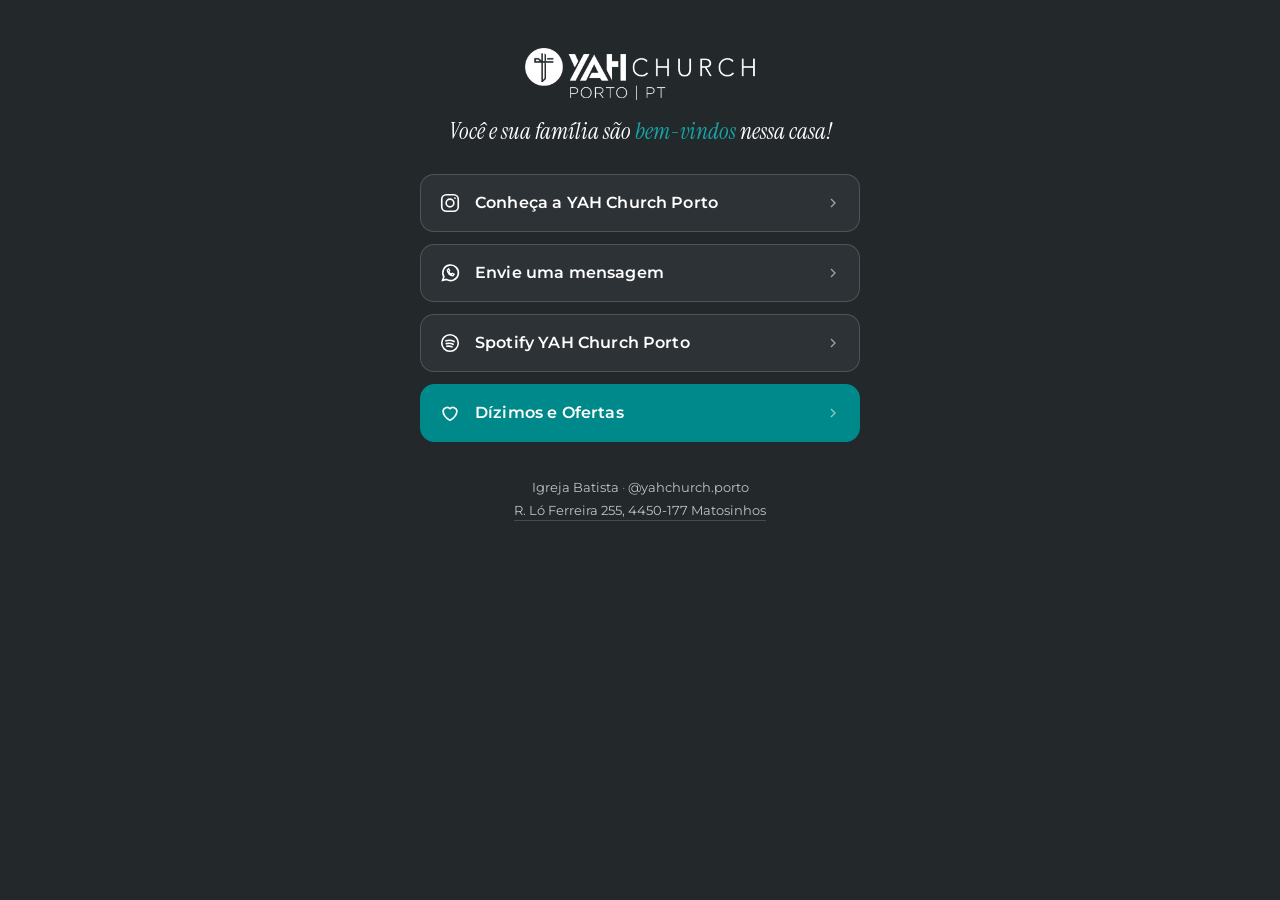
<file: index.html>
<!doctype html>
<html lang="pt">
<head>
<meta charset="utf-8">
<meta name="viewport" content="width=device-width, initial-scale=1, viewport-fit=cover">
<title>YAH Church Porto</title>
<meta name="description" content="Você e sua família são bem-vindos nessa casa! Links da YAH Church Porto, Igreja Batista em Matosinhos.">
<meta name="theme-color" content="#23282B">
<meta property="og:title" content="YAH Church Porto">
<meta property="og:description" content="Você e sua família são bem-vindos nessa casa!">
<meta property="og:image" content="assets/apple-touch-icon.png">
<link rel="icon" type="image/png" href="assets/favicon.png">
<link rel="apple-touch-icon" href="assets/apple-touch-icon.png">
<link rel="preconnect" href="https://fonts.googleapis.com">
<link rel="preconnect" href="https://fonts.gstatic.com" crossorigin>
<link rel="stylesheet" href="https://fonts.googleapis.com/css2?family=Anton&family=Instrument+Serif:ital@1&family=Montserrat:wght@400;600&display=swap">
<link rel="stylesheet" href="assets/style.css">
</head>
<body>
<main>
  <header class="marca">
    <img src="assets/logo-yahchurch-porto.png" alt="YAH Church Porto" width="760" height="172">
    <p class="frase">Você e sua família são <em>bem-vindos</em> nessa casa!</p>
  </header>

  <ul class="links">
    <li><a class="botao" href="https://www.instagram.com/yahchurch.porto" target="_blank" rel="noopener">
      <svg viewBox="0 0 24 24" fill="none" stroke="currentColor" stroke-width="1.8" aria-hidden="true"><rect x="3" y="3" width="18" height="18" rx="5"/><circle cx="12" cy="12" r="4.2"/><circle cx="17.4" cy="6.6" r="1" fill="currentColor" stroke="none"/></svg>
      <span>Conheça a YAH Church Porto</span>
      <svg class="seta" viewBox="0 0 24 24" fill="none" stroke="currentColor" stroke-width="2" aria-hidden="true"><path d="M9 6l6 6-6 6"/></svg></a></li>
    <li><a class="botao" href="https://wa.me/5511947267376" target="_blank" rel="noopener">
      <svg viewBox="0 0 24 24" fill="none" stroke="currentColor" stroke-width="1.8" aria-hidden="true"><path d="M4 20l1.3-3.9A8.5 8.5 0 1 1 8.1 19z"/><path d="M9 8.8c0 3.3 2.9 6.2 6.2 6.2l1.3-1.6-2-1-1 .9a5 5 0 0 1-2.8-2.8l.9-1-1-2z" stroke-width="1.4"/></svg>
      <span>Envie uma mensagem</span>
      <svg class="seta" viewBox="0 0 24 24" fill="none" stroke="currentColor" stroke-width="2" aria-hidden="true"><path d="M9 6l6 6-6 6"/></svg></a></li>
    <li><a class="botao" href="https://open.spotify.com/playlist/5patLK4xz95Yas0Xgdzvvn" target="_blank" rel="noopener">
      <svg viewBox="0 0 24 24" fill="none" stroke="currentColor" stroke-width="1.8" stroke-linecap="round" aria-hidden="true"><circle cx="12" cy="12" r="9"/><path d="M7.5 9.6c3-1 6.4-.7 9 .8M8 12.7c2.5-.7 5.2-.5 7.4.7M8.6 15.6c2-.5 3.9-.3 5.6.6"/></svg>
      <span>Spotify YAH Church Porto</span>
      <svg class="seta" viewBox="0 0 24 24" fill="none" stroke="currentColor" stroke-width="2" aria-hidden="true"><path d="M9 6l6 6-6 6"/></svg></a></li>
    <li><a class="botao destaque" href="ofertas/">
      <svg viewBox="0 0 24 24" fill="none" stroke="currentColor" stroke-width="1.8" stroke-linejoin="round" aria-hidden="true"><path d="M12 20s-7.5-4.6-7.5-10A4.3 4.3 0 0 1 12 7.4 4.3 4.3 0 0 1 19.5 10c0 5.4-7.5 10-7.5 10z"/></svg>
      <span>Dízimos e Ofertas</span>
      <svg class="seta" viewBox="0 0 24 24" fill="none" stroke="currentColor" stroke-width="2" aria-hidden="true"><path d="M9 6l6 6-6 6"/></svg></a></li>
  </ul>

  <footer>
    <span>Igreja Batista <span class="sep">·</span> @yahchurch.porto</span>
    <a href="https://www.google.com/maps/search/?api=1&query=R.+L%C3%B3+Ferreira+255%2C+4450-177+Matosinhos" target="_blank" rel="noopener">R. Ló Ferreira 255, 4450-177 Matosinhos</a>
  </footer>
</main>
</body>
</html>
</file>
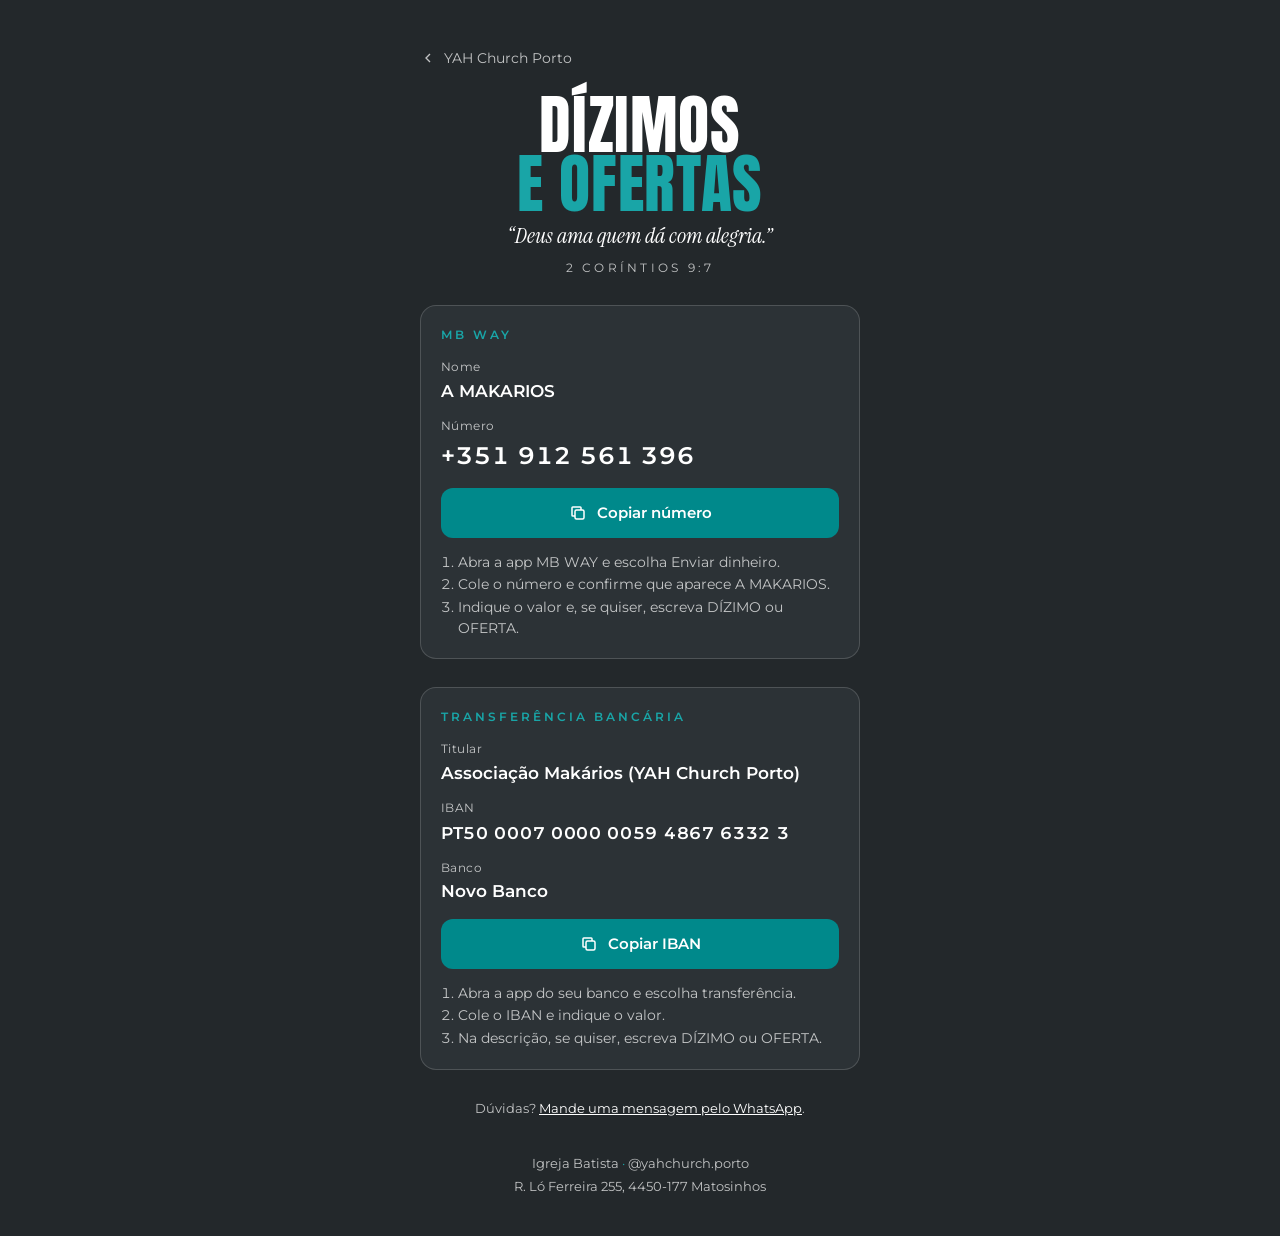
<file: ofertas/index.html>
<!doctype html>
<html lang="pt">
<head>
<meta charset="utf-8">
<meta name="viewport" content="width=device-width, initial-scale=1, viewport-fit=cover">
<title>Dízimos e Ofertas · YAH Church Porto</title>
<meta name="description" content="Contribua com a YAH Church Porto por MB WAY ou transferência bancária.">
<meta name="theme-color" content="#23282B">
<meta property="og:title" content="Dízimos e Ofertas · YAH Church Porto">
<meta property="og:description" content="Deus ama quem dá com alegria. (2 Coríntios 9:7)">
<link rel="icon" type="image/png" href="../assets/favicon.png">
<link rel="apple-touch-icon" href="../assets/apple-touch-icon.png">
<link rel="preconnect" href="https://fonts.googleapis.com">
<link rel="preconnect" href="https://fonts.gstatic.com" crossorigin>
<link rel="stylesheet" href="https://fonts.googleapis.com/css2?family=Anton&family=Instrument+Serif:ital@1&family=Montserrat:wght@400;600&display=swap">
<link rel="stylesheet" href="../assets/style.css">
</head>
<body>
<main>
  <a class="voltar" href="../"><svg viewBox="0 0 24 24" fill="none" stroke="currentColor" stroke-width="2" aria-hidden="true"><path d="M15 6l-6 6 6 6"/></svg>YAH Church Porto</a>

  <header class="titulo">
    <h1>Dízimos<br><b>e Ofertas</b></h1>
    <p class="frase">“Deus ama quem dá com alegria.”</p>
    <span class="ref">2 Coríntios 9:7</span>
  </header>

  <section class="cartao" aria-labelledby="t-mbway">
    <h2 id="t-mbway">MB WAY</h2>
    <div class="dado"><small>Nome</small><strong>A MAKARIOS</strong></div>
    <div class="dado"><small>Número</small><strong class="grande">+351 912 561 396</strong></div>
    <button class="copiar" type="button" data-copiar="912561396">
      <svg viewBox="0 0 24 24" fill="none" stroke="currentColor" stroke-width="2" aria-hidden="true"><rect x="8" y="8" width="12" height="12" rx="2"/><path d="M16 8V5a1 1 0 0 0-1-1H5a1 1 0 0 0-1 1v10a1 1 0 0 0 1 1h3"/></svg>
      <span>Copiar número</span>
    </button>
    <ol class="passos">
      <li>Abra a app MB WAY e escolha Enviar dinheiro.</li>
      <li>Cole o número e confirme que aparece A MAKARIOS.</li>
      <li>Indique o valor e, se quiser, escreva DÍZIMO ou OFERTA.</li>
    </ol>
  </section>

  <section class="cartao" aria-labelledby="t-transf">
    <h2 id="t-transf">Transferência bancária</h2>
    <div class="dado"><small>Titular</small><strong>Associação Makários (YAH Church Porto)</strong></div>
    <div class="dado"><small>IBAN</small><strong class="iban">PT50 0007 0000 0059 4867 6332 3</strong></div>
    <div class="dado"><small>Banco</small><strong>Novo Banco</strong></div>
    <button class="copiar" type="button" data-copiar="PT50000700000059486763323">
      <svg viewBox="0 0 24 24" fill="none" stroke="currentColor" stroke-width="2" aria-hidden="true"><rect x="8" y="8" width="12" height="12" rx="2"/><path d="M16 8V5a1 1 0 0 0-1-1H5a1 1 0 0 0-1 1v10a1 1 0 0 0 1 1h3"/></svg>
      <span>Copiar IBAN</span>
    </button>
    <ol class="passos">
      <li>Abra a app do seu banco e escolha transferência.</li>
      <li>Cole o IBAN e indique o valor.</li>
      <li>Na descrição, se quiser, escreva DÍZIMO ou OFERTA.</li>
    </ol>
  </section>

  <p class="nota">Dúvidas? <a href="https://wa.me/5511947267376" target="_blank" rel="noopener">Mande uma mensagem pelo WhatsApp</a>.</p>

  <footer>
    <span>Igreja Batista <span class="sep">·</span> @yahchurch.porto</span>
    <span>R. Ló Ferreira 255, 4450-177 Matosinhos</span>
  </footer>
</main>
<script>
document.querySelectorAll('[data-copiar]').forEach(function (b) {
  b.addEventListener('click', function () {
    var txt = b.getAttribute('data-copiar'), rot = b.querySelector('span'), orig = rot.textContent;
    function ok() { b.classList.add('ok'); rot.textContent = 'Copiado!'; setTimeout(function () { b.classList.remove('ok'); rot.textContent = orig; }, 1800); }
    if (navigator.clipboard && window.isSecureContext) { navigator.clipboard.writeText(txt).then(ok, velho); } else { velho(); }
    function velho() { var t = document.createElement('textarea'); t.value = txt; t.setAttribute('readonly', ''); t.style.position = 'fixed'; t.style.opacity = '0';
      document.body.appendChild(t); t.select(); try { document.execCommand('copy'); ok(); } catch (e) {} document.body.removeChild(t); }
  });
});
</script>
</body>
</html>
</file>
<file: assets/style.css>
/* YAH Church Porto: página de links e de ofertas. Identidade do kit 2026: carvão, branco e teal só como destaque. */
:root {
  --carvao: #23282B;
  --carvao-2: #2C3236;
  --linha: rgba(255, 255, 255, .16);
  --branco: #FFFFFF;
  --suave: rgba(255, 255, 255, .72);
  --teal: #00898B;
  --teal-claro: #19A5A7;
  --sans: 'Montserrat', 'Segoe UI', system-ui, sans-serif;
  --serif: 'Instrument Serif', Georgia, serif;
  --display: 'Anton', 'Impact', sans-serif;
}
* { box-sizing: border-box; }
html { -webkit-text-size-adjust: 100%; }
body {
  margin: 0; min-height: 100vh; background: var(--carvao); color: var(--branco);
  font-family: var(--sans); font-size: 16px; line-height: 1.5;
}
main {
  width: 100%; max-width: 480px; margin: 0 auto;
  padding: 48px max(20px, env(safe-area-inset-right)) 40px max(20px, env(safe-area-inset-left));
  display: flex; flex-direction: column; gap: 28px;
}
a { color: inherit; }

/* cabeçalho */
.marca { display: flex; flex-direction: column; align-items: center; gap: 18px; text-align: center; }
.marca img { width: 230px; height: auto; display: block; }
.frase { font-family: var(--serif); font-style: italic; font-size: 1.45rem; line-height: 1.2; margin: 0; color: var(--branco); text-wrap: balance; }
.frase em { color: var(--teal-claro); font-style: italic; }

/* botões de link */
.links { display: flex; flex-direction: column; gap: 12px; margin: 0; padding: 0; list-style: none; }
.botao {
  display: flex; align-items: center; gap: 14px; min-height: 58px; padding: 12px 18px;
  border: 1px solid var(--linha); border-radius: 14px; background: var(--carvao-2);
  text-decoration: none; font-weight: 600; font-size: .98rem; letter-spacing: .01em;
  transition: border-color .15s, background .15s, transform .15s;
}
.botao:hover, .botao:focus-visible { border-color: var(--teal-claro); background: #313840; }
.botao:active { transform: scale(.985); }
.botao svg { width: 22px; height: 22px; flex: none; }
.botao span { flex: 1; }
.botao .seta { width: 16px; height: 16px; opacity: .55; }
.botao.destaque { background: var(--teal); border-color: var(--teal); }
.botao.destaque:hover, .botao.destaque:focus-visible { background: var(--teal-claro); border-color: var(--teal-claro); }
:focus-visible { outline: 2px solid var(--teal-claro); outline-offset: 3px; }

/* rodapé */
footer { text-align: center; font-size: .8rem; color: var(--suave); display: flex; flex-direction: column; gap: 4px; padding-top: 8px; }
footer .sep { color: var(--teal-claro); }
footer a { text-decoration: none; border-bottom: 1px solid var(--linha); align-self: center; }

/* página de ofertas */
.voltar { display: inline-flex; align-items: center; gap: 8px; font-size: .85rem; color: var(--suave); text-decoration: none; align-self: flex-start; }
.voltar svg { width: 16px; height: 16px; }
.titulo { text-align: center; display: flex; flex-direction: column; gap: 10px; }
.titulo h1 { font-family: var(--display); font-weight: 400; font-size: clamp(2.9rem, 15vw, 4rem); line-height: .92; letter-spacing: .01em; margin: 0; text-transform: uppercase; }
.titulo h1 b { color: var(--teal-claro); font-weight: 400; }
.titulo .frase { font-size: 1.35rem; }
.ref { font-size: .72rem; letter-spacing: .28em; text-transform: uppercase; color: var(--suave); }

.cartao { border: 1px solid var(--linha); border-radius: 16px; background: var(--carvao-2); padding: 20px; display: flex; flex-direction: column; gap: 14px; }
.cartao h2 { margin: 0; font-size: .78rem; letter-spacing: .24em; text-transform: uppercase; color: var(--teal-claro); font-weight: 600; }
.dado { display: flex; flex-direction: column; gap: 2px; }
.dado small { font-size: .74rem; color: var(--suave); letter-spacing: .04em; }
.dado strong { font-size: 1.05rem; font-weight: 600; word-break: break-word; }
.dado .grande { font-size: 1.5rem; letter-spacing: .04em; font-variant-numeric: tabular-nums; }
.dado .iban { white-space: nowrap; font-size: clamp(.78rem, 3.7vw, 1.08rem); letter-spacing: .04em; font-variant-numeric: tabular-nums; }
.copiar {
  appearance: none; border: 0; border-radius: 12px; min-height: 50px; padding: 12px 18px; width: 100%;
  background: var(--teal); color: var(--branco); font: 600 .95rem var(--sans); cursor: pointer;
  display: flex; align-items: center; justify-content: center; gap: 10px; transition: background .15s;
}
.copiar:hover, .copiar:focus-visible { background: var(--teal-claro); }
.copiar svg { width: 18px; height: 18px; }
.copiar.ok { background: var(--branco); color: var(--carvao); }
.passos { margin: 0; padding-left: 1.2em; font-size: .86rem; color: var(--suave); }
.passos li + li { margin-top: 2px; }
.nota { font-size: .84rem; color: var(--suave); text-align: center; margin: 0; }
.nota a { color: var(--branco); }
</file>
